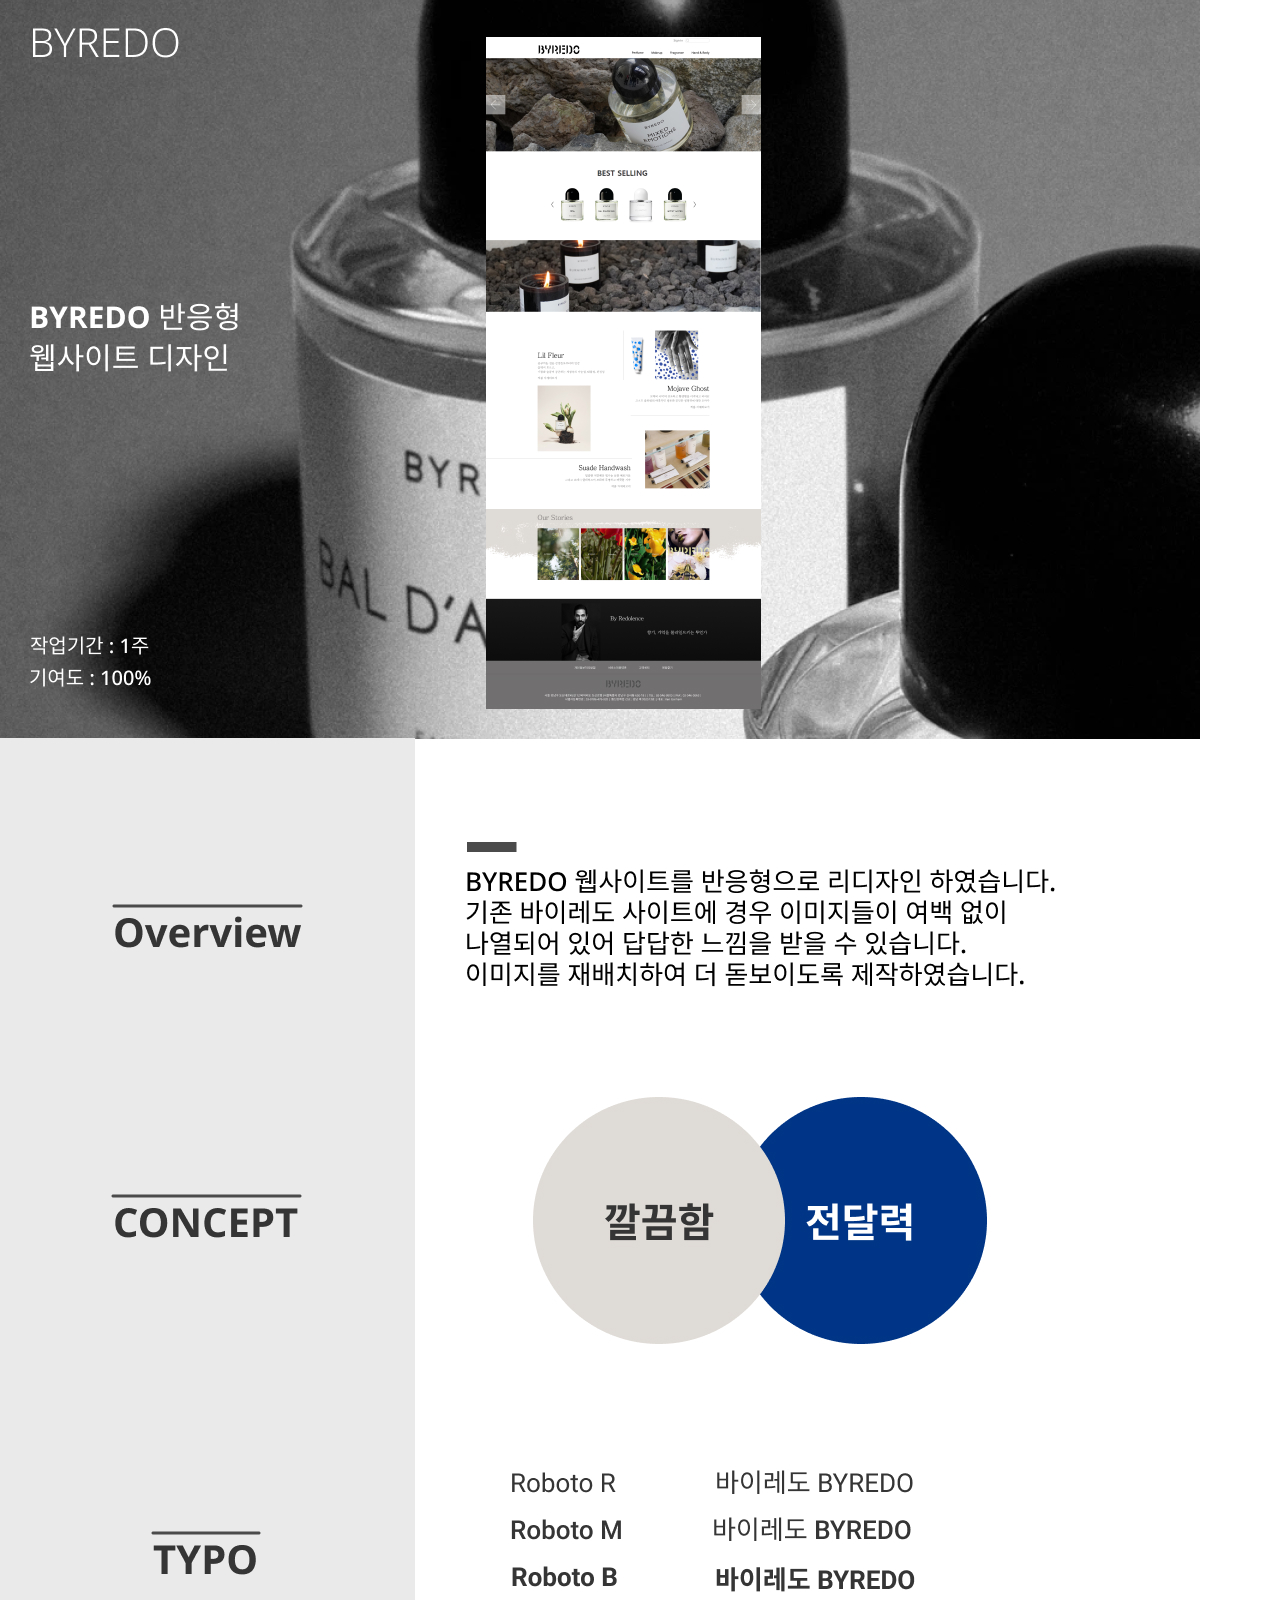
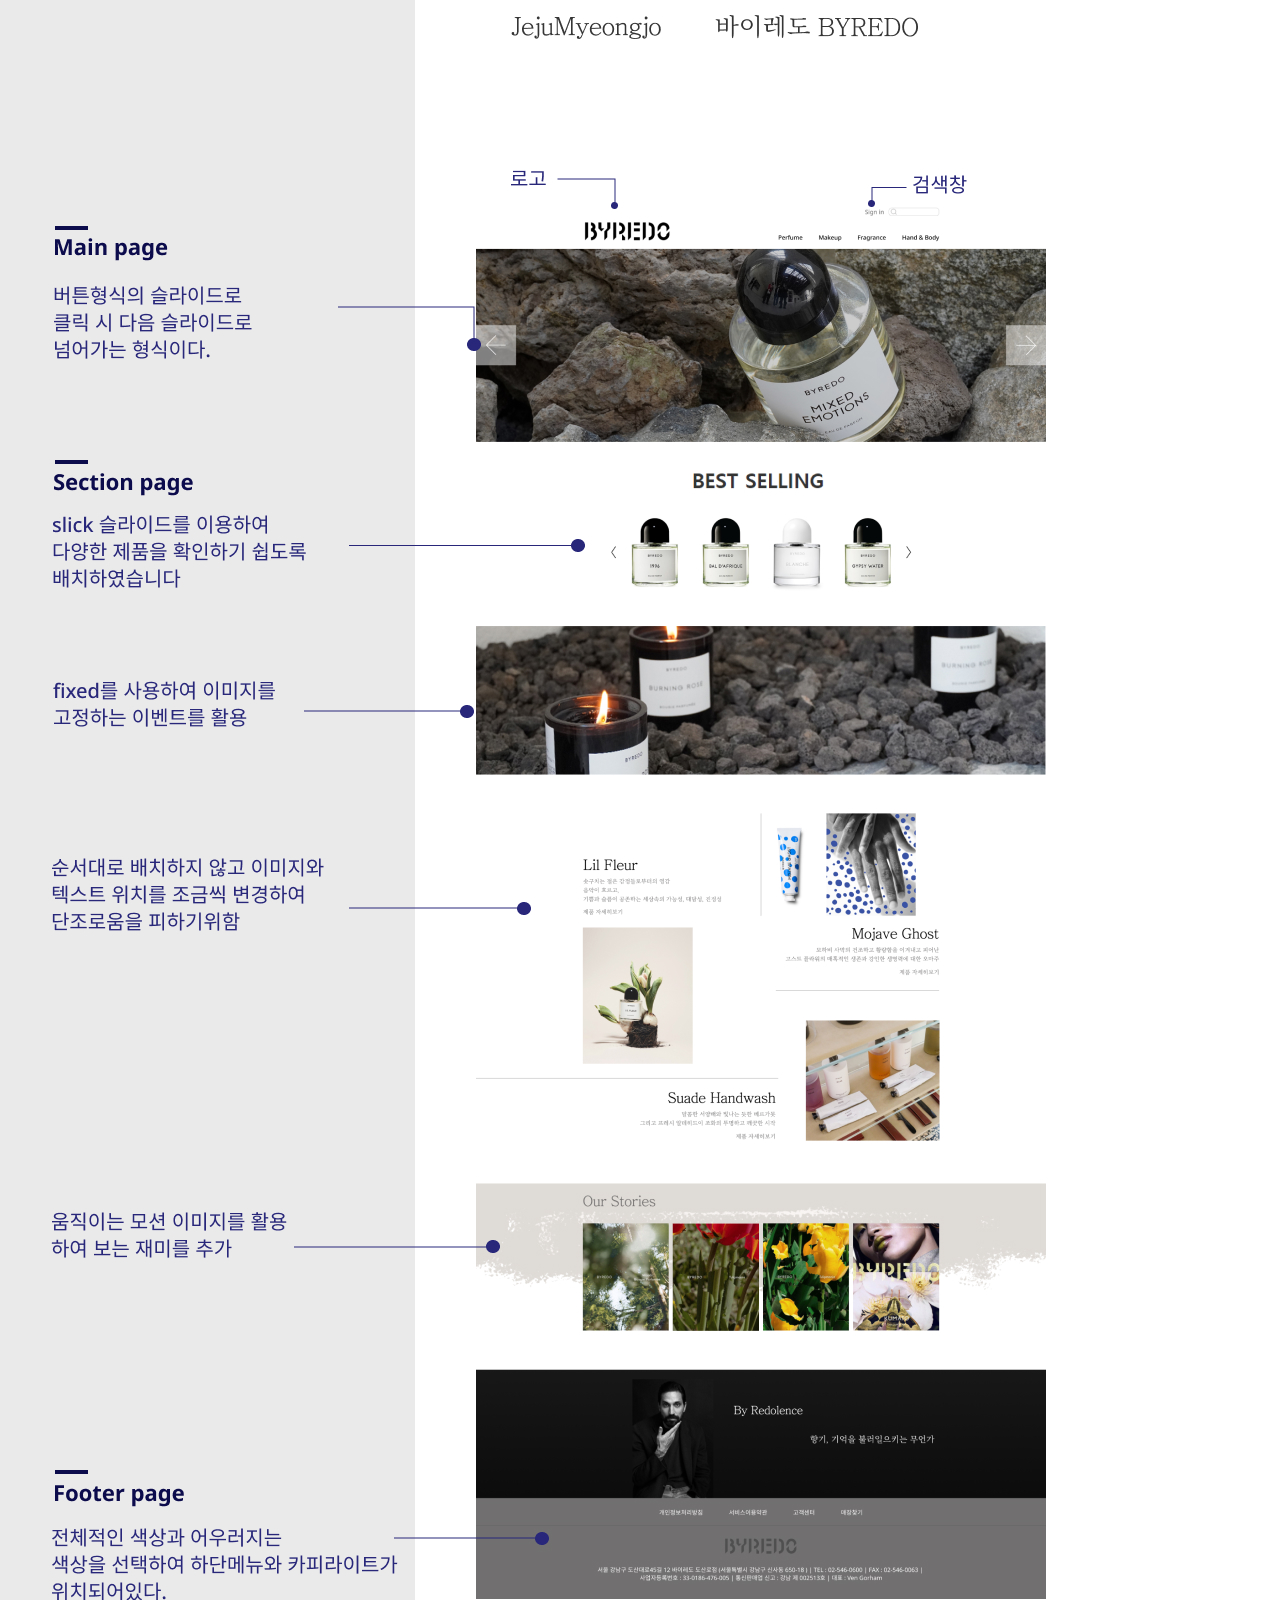
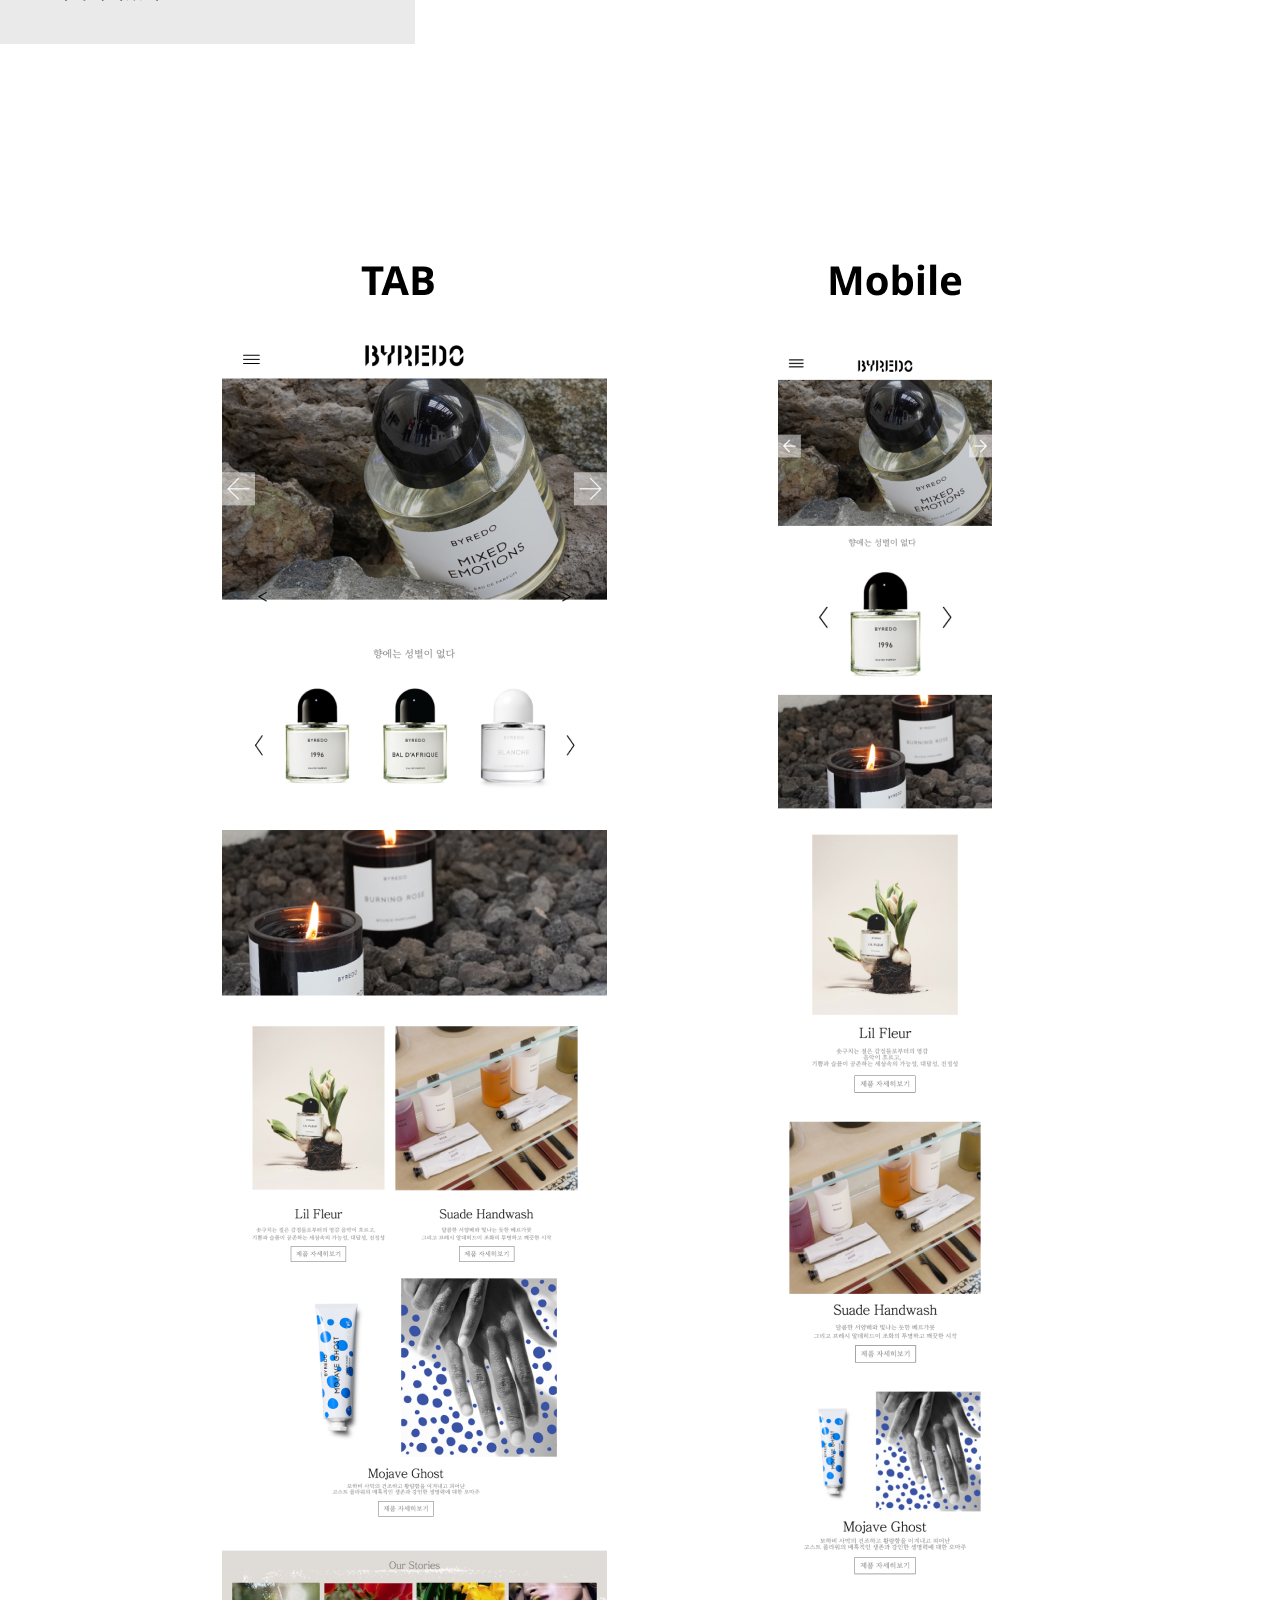
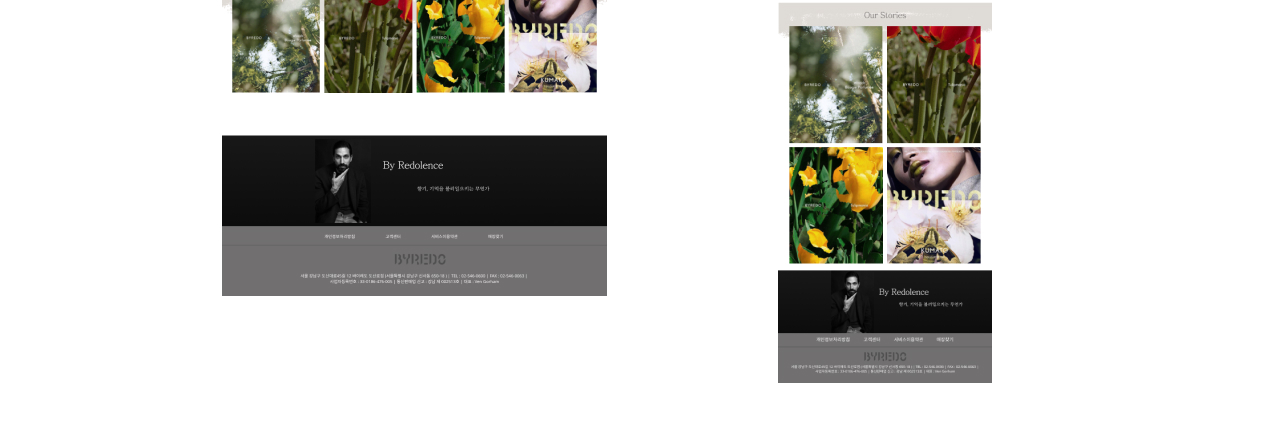
<file: byredo_plan.html>
<!DOCTYPE html>
<html lang="en">
<head>
    <meta charset="UTF-8">
    <meta http-equiv="X-UA-Compatible" content="IE=edge">
    <meta name="viewport" content="width=device-width, initial-scale=1.0">
    <title>byredo</title>
    <style>
          *{
            margin: 0;
            padding: 0;
        }
        img{display: block;}
        body{
            width: 100%;
        }
    </style>
</head>
<body>
    <img src="img/byredo_plan.jpg" alt="byredo">
</body>
</html>
</file>
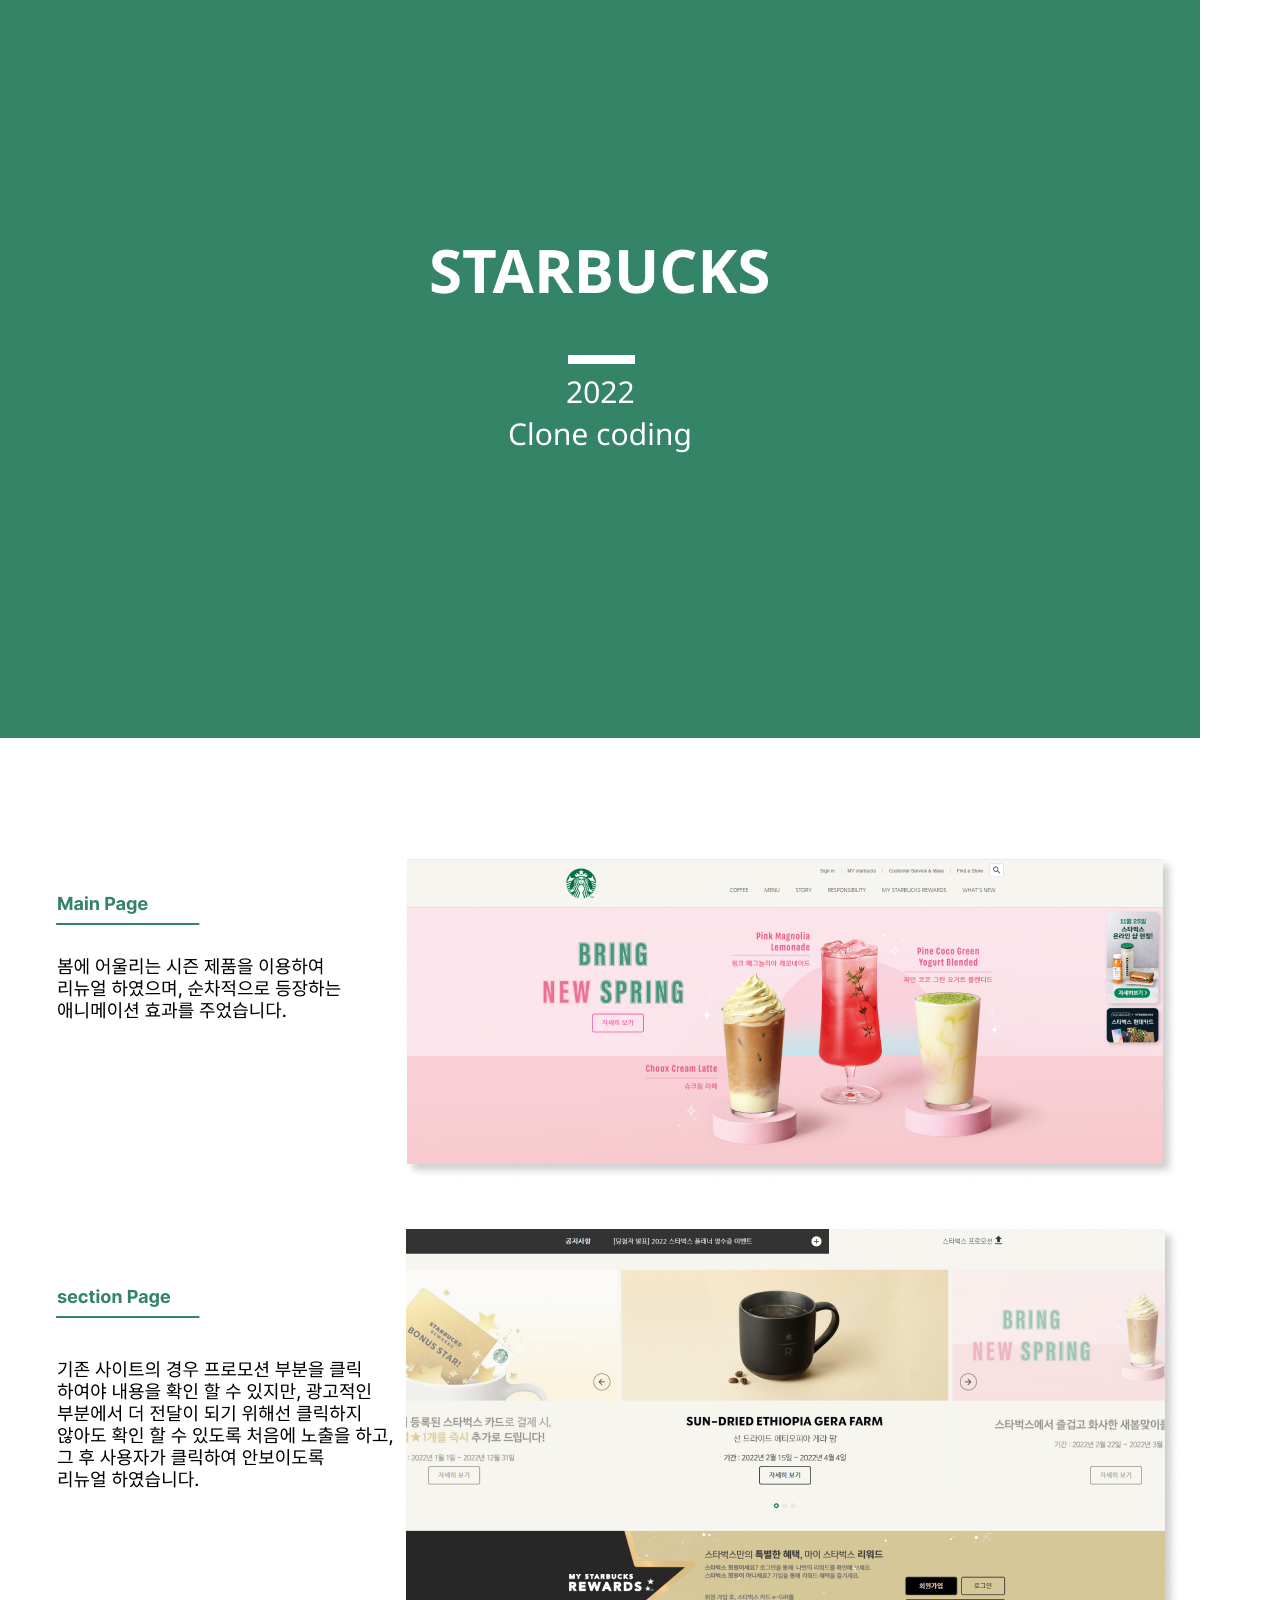
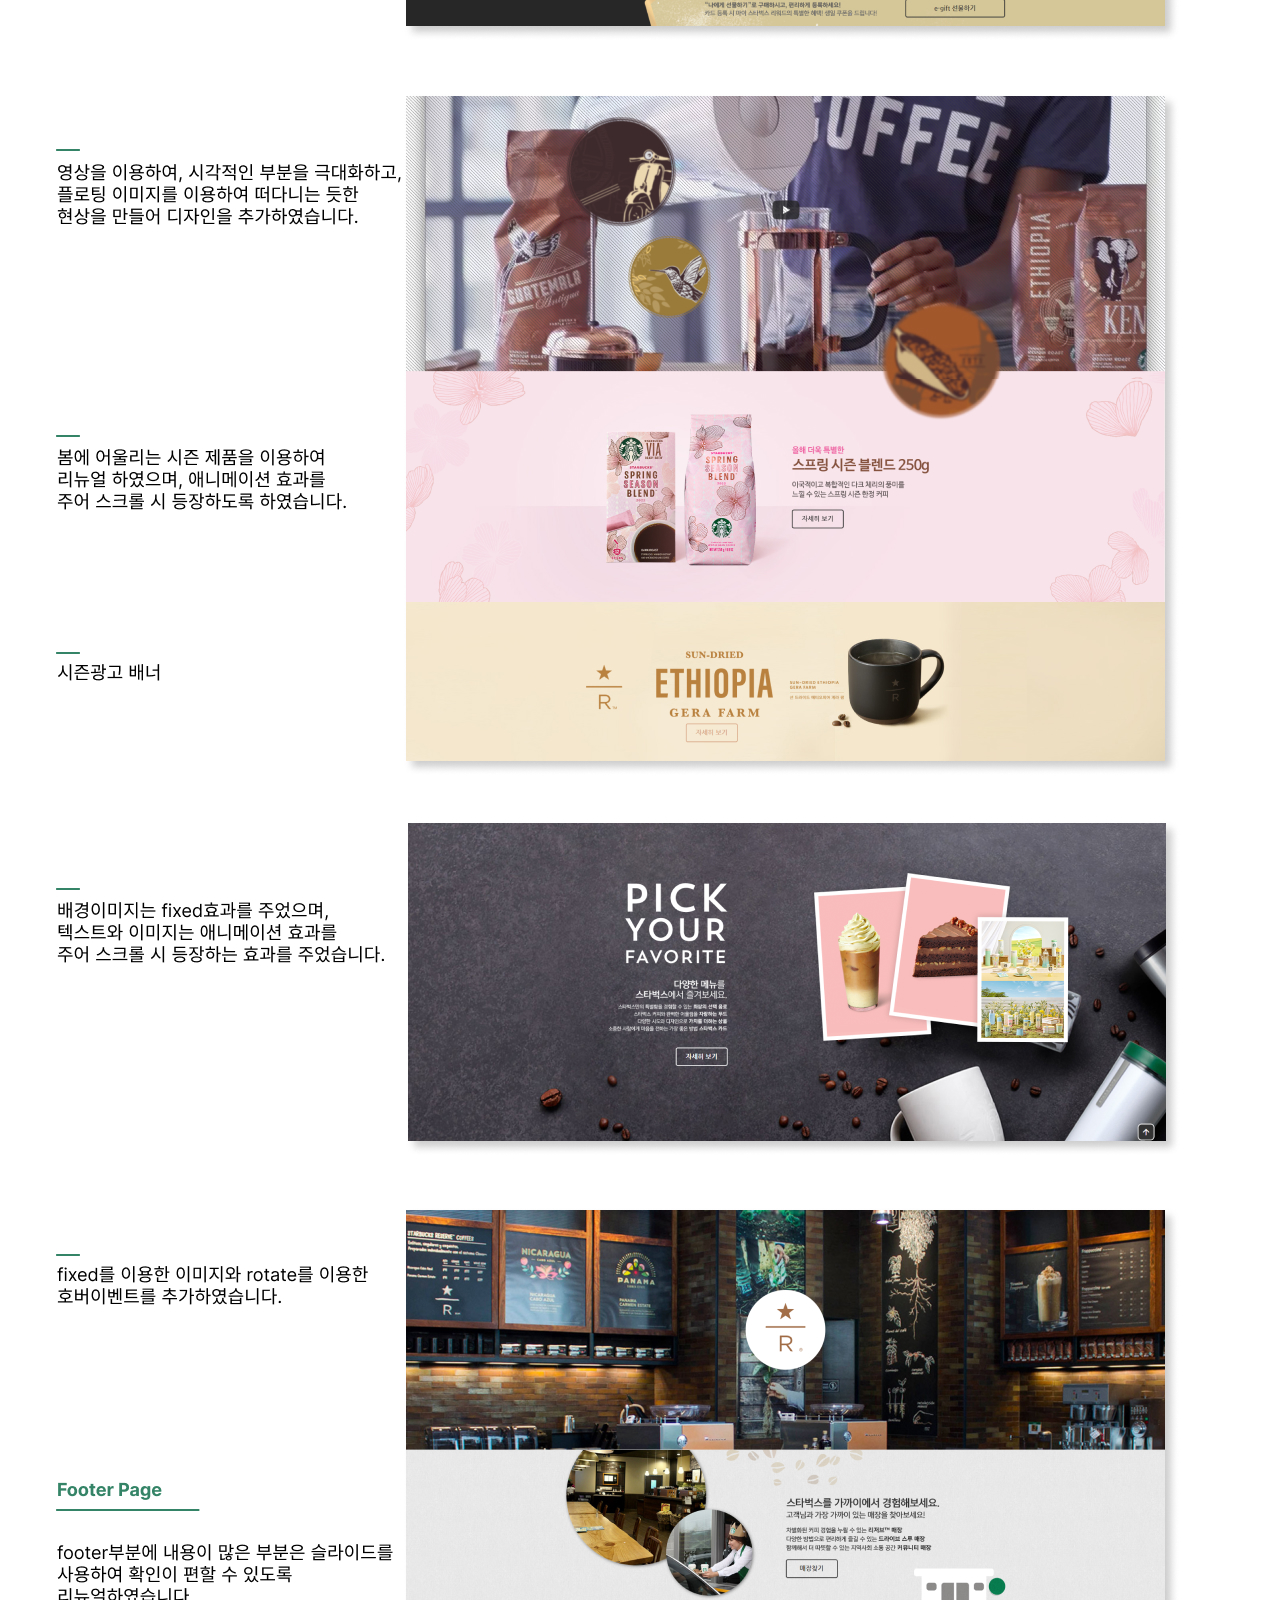
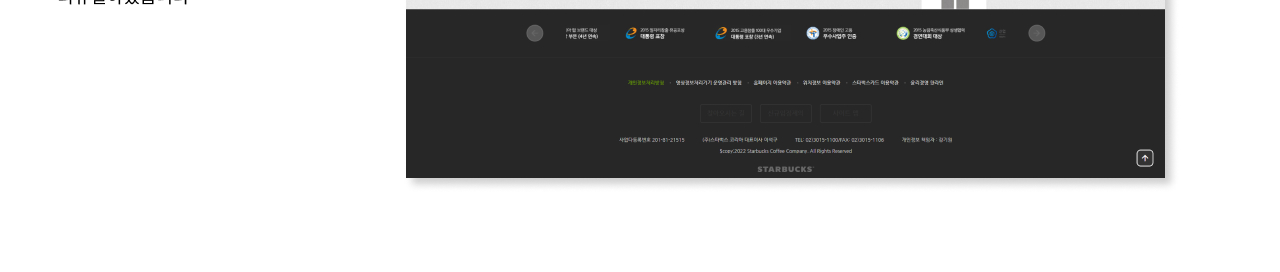
<file: starbucks_plan.html>
<!DOCTYPE html>
<html lang="en">
<head>
    <meta charset="UTF-8">
    <meta http-equiv="X-UA-Compatible" content="IE=edge">
    <meta name="viewport" content="width=device-width, initial-scale=1.0">
    <title>Document</title>
    <style>
        *{
          margin: 0;
          padding: 0;
      }
      img{display: block;}
      body{
          width: 100%;
      }
  </style>
</head>
<body>
    <img src="img/starbucks_plan.jpg" alt="guess">
</body>
</html>
</file>
